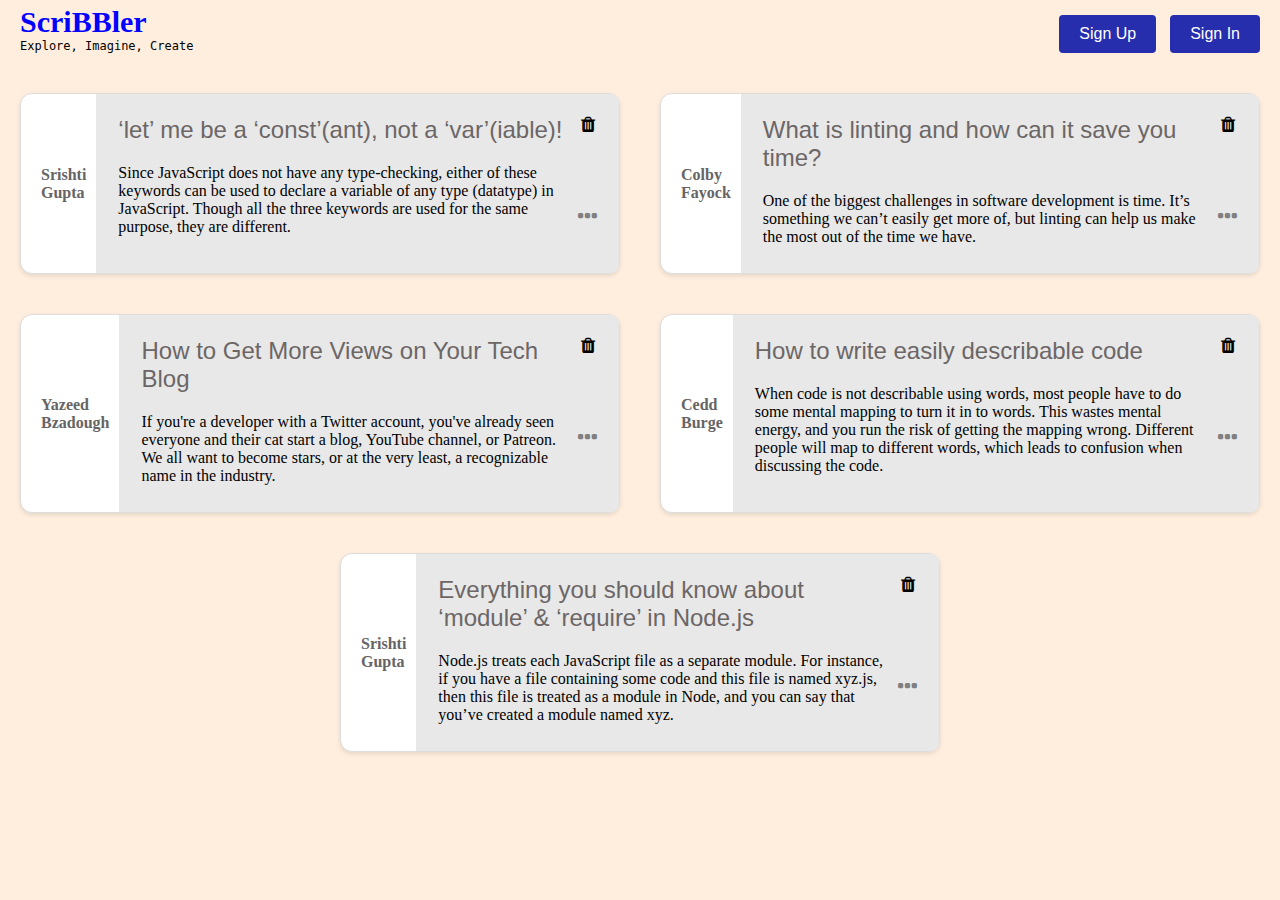
<file: html/postslist.html>
<!DOCTYPE html>
<html>

<head>
    <!-- TODO: Include Font Awesome file here -->
    <!-- TODO: Include Google Fonts file here -->
    <link rel="stylesheet" href="https://cdnjs.cloudflare.com/ajax/libs/font-awesome/4.7.0/css/font-awesome.min.css">
    <link rel="stylesheet" href="/css/postslist.css">
</head>

<body class="Main_Body">
    <!-- TODO: Include code for header here -->

   

    <!-- list of all posts starts here -->
    <header class="header">
        <div class="left-content">
            <div>
                <h1 class="logo">ScriBBler</h1>
                <p class="subheading">Explore, Imagine, Create</p>
            </div>
        </div>
        <div class="right-content">
            <div class="buttons">
                <button id="signUpButton">Sign Up</button>
                <button id="signInButton">Sign In</button>
            </div>
        </div>
    </header>
        <!-- Modal for Sign Up -->
        <div id="signUpModal" class="modal1">
            <div class="modal-content1">
                <span class="close-modal" id="closeSignUpModal">&times;</span>
                <h2 class="modal-title">Get Started</h2>
                <hr>
                <div class="input-container">
                    <label for="name">Name:</label>
                    <input type="text" id="name" placeholder="Enter your name">
                </div>
                <div class="input-container">
                    <label for="username">Username:</label>
                    <input type="text" id="username" placeholder="Enter your username">
                </div>
                <div class="input-container">
                    <label for="password">Password:</label>
                    <input type="password" id="password" placeholder="Enter your password">
                </div>
                <div class="input-container">
                    <label for="confirmPassword">Confirm Password:</label>
                    <input type="password" id="confirmPassword" placeholder="Re-enter your password">
                </div>
                <div class="error-message" id="signupErrorMessage"></div>
                <button id="signUpButtonModal" class="modal-button">Sign Up</button>
            </div>
        </div>
        <!-- Modal for Sign In -->
        <div id="signInModal" class="modal1">
            <div class="modal-content1">
                <span class="close-modal" id="closeSignInModal">&times;</span>
                <h2 class="modal-title">Welcome Back!</h2>
                <hr>
                <div class="input-container">
                    <label for="signInUsername">Username:</label>
                    <input type="text" id="signInUsername" placeholder="Enter your username">
                </div>
                <div class="input-container">
                    <label for="signInPassword">Password:</label>
                    <input type="password" id="signInPassword" placeholder="Enter your password">
                </div>
                <div class="error-message" id="signInErrorMessage"></div>
                <button id="signInButtonModal" class="modal-button">Sign In</button>
                <div class="not-a-member">
                    <span>Not a member?</span>
                    <a href="#" id="showSignUpModal">Sign Up</a>
                </div>
            </div>
        </div>

    <div class="post-container">
        <!-- Post 1 -->
        <div class="post-pair">
            <div class="post-card" onmouseover="showShadow(this)" onmouseout="hideShadow(this)">
                <div class="post-header">
                    <p class="post-author">Srishti Gupta</p>
                </div>
                <div class="para-containerp">
                    <div>
                        <h2 class="post-title">‘let’ me be a ‘const’(ant), not a ‘var’(iable)!</h2>
                        <p class="post-text">Since JavaScript does not have any type-checking, either of these keywords can
                            be used to declare a variable of any type (datatype) in JavaScript. Though all the three keywords
                            are used for the same purpose, they are different.</p>
                    </div>
                    <div>
                        <span class="post-icons">
                            <i style="font-size: 18px;margin-bottom: 70px;" class="fa fa-trash" onclick="showDeleteModal()"></i>
                            <a href="post.html" style="text-decoration-line: none; color: grey;"> <i style="font-size: 24px"
                                    class="fa">&#xf141;</i></a>
                        </span>
                    </div>
                </div>
            </div>
            <!--post2-->
            <div class="post-card" onmouseover="showShadow(this)" onmouseout="hideShadow(this)">
                <div class="post-header">
                    <p class="post-author">Colby Fayock</p>
                </div>
                <div class="para-containerp">
                    <div>
                        <h2 class="post-title">What is linting and how can it save you time?</h2>
                        <p class="post-text">One of the biggest challenges in software development is time. It’s
                            something we can’t easily get more of, but linting can help us make the most out of the time we
                            have.</p>
                    </div>
                    <div>
                        <span class="post-icons">
                            <i style="font-size: 18px;margin-bottom: 70px;" class="fa fa-trash" onclick="showDeleteModal()"></i>
                            <a href="post.html" style="text-decoration-line: none; color: grey;"> <i style="font-size: 24px"
                                    class="fa">&#xf141;</i></a>
                        </span>
                    </div>
                </div>

            </div>
        </div>
        <!--post3-->
        <div class="post-pair">
            <div class="post-card" onmouseover="showShadow(this)" onmouseout="hideShadow(this)">
                <div class="post-header">
                    <p class="post-author">Yazeed Bzadough</p>
                </div>
                <div class="para-containerp">
                    <div>
                        <h2 class="post-title">How to Get More Views on Your Tech Blog</h2>
                        <p class="post-text">If you're a developer with a Twitter account, you've already seen everyone
                            and their cat start a blog, YouTube channel, or Patreon. We all want to become stars, or at the
                            very least, a recognizable name in the industry.</p>
                    </div>
                    <div>
                        <span class="post-icons">
                            <i style="font-size: 18px;margin-bottom: 70px;" class="fa fa-trash" onclick="showDeleteModal()"></i>
                            <a href="post.html" style="text-decoration-line: none; color: grey;"> <i style="font-size: 24px"
                                    class="fa">&#xf141;</i></a>
                        </span>
                    </div>
                </div>

            </div>
            <!--post4-->
            <div class="post-card" onmouseover="showShadow(this)" onmouseout="hideShadow(this)">
                <div class="post-header">
                    <p class="post-author">Cedd Burge</p>
                </div>
                <div class="para-containerp">
                    <div>
                        <h2 class="post-title">How to write easily describable code</h2>
                        <p class="post-text">When code is not describable using words, most people have to do some mental
                            mapping to turn it in to words. This wastes mental energy, and you run the risk of getting the
                            mapping wrong. Different people will map to different words, which leads to confusion when
                            discussing the code.</p>
                    </div>
                    <div>
                        <span class="post-icons">
                            <i style="font-size: 18px;margin-bottom: 70px;" class="fa fa-trash" onclick="showDeleteModal()"></i>
                            <a href="post.html" style="text-decoration-line: none; color: grey;"> <i style="font-size: 24px"
                                    class="fa">&#xf141;</i></a>
                        </span>
                    </div>
                </div>
            </div>
        </div>
        <!--post5-->
        <div class="post-card5">
            <div class="post-card " onmouseover="showShadow(this)" onmouseout="hideShadow(this)">
                <div class="post-header">
                    <p class="post-author">Srishti Gupta</p>
                </div>
                <div class="para-containerp">
                    <div>
                        <h2 class="post-title">Everything you should know about ‘module’ & ‘require’ in Node.js</h2>
                        <p class="post-text">Node.js treats each JavaScript file as a separate module. For instance, if
                            you have a file containing some code and this file is named xyz.js, then this file is treated
                            as a module in Node, and you can say that you’ve created a module named xyz.</p>
                    </div>
                    <div>
                        <span class="post-icons">
                            <i style="font-size: 18px;margin-bottom: 80px;" class="fa fa-trash" onclick="showDeleteModal()"></i>
                            <a href="post.html" style="text-decoration-line: none; color: grey;"> <i style="font-size: 24px"
                                    class="fa">&#xf141;</i></a>
                        </span>
                    </div>
                </div>
            </div>
        </div>

    </div>

    <!-- Delete Post Modal -->
    <div id="deleteModal" class="modal">
        <div class="modal-content">
            <p>Are you sure you want to delete this post?</p>
            <button class="modal-yes-button" onclick="deletePost()">Yes</button>
            <button class="modal-no-button" onclick="closeDeleteModal()">No</button>
        </div>
    </div>

    <!-- JavaScript code for hover effect and modal functionality -->
    <script src="/js/postslist.js"></script>
</body>

</html>
</file>
<file: css/postslist.css>
.Main_Body{
    background-color: #ffeedd;
    background-size: cover;
    background-position: center center;
    height: 100vh;
    width: 100vw;
    margin: 0; 
    padding: 0; 
    overflow: hidden; 
}
/*header*/
body, h1, h2, p, button {
    margin: 0;
    padding: 0;
}
/* Style the header section */
.header {
  
    color: #fff;
    display: flex;
    justify-content: space-between; 
    align-items: center;
    padding: 20px;
    padding-top: 5px;
}
.left-content {
    display: flex;
    flex-direction: column;
    align-items: flex-start;
}
.logo {
    font-family: 'Montez', cursive; 
    font-size: 30px; 
    font-weight: bold; 
    margin-bottom: 10px; 
    color: blue;
}
.subheading {
    margin-top: -10px;
    font-family: 'Ubuntu Mono', monospace; 
    font-size: 12px; 
    color: black;
}
.right-content {
    text-align: right; 
}
.buttons {
    margin-top: 10px;
}
button {
    background-color:#272eae;
    color: #fff;
    border: none;
    border-radius: 4px;
    padding: 10px 20px;
    cursor: pointer;
    font-size: 16px;
    margin-left: 10px;
}
button:hover {
    background-color: #272eae;
}

/*singup*/

.modal1 {
    display: none;
    position: fixed;
    z-index: 1;
    left: 0;
    top: 0;
    width: 100%;
    height: 100%;
    overflow: auto;
    background-color: rgba(0, 0, 0, 0.7);
}
.modal-content1 {
    background-color: #fefefe;
    margin: 10% auto;
    padding: 20px;
    border: 1px solid #888;
    width: 40%;
    max-width: 400px;
    position: relative;
}
.close-modal {
    position: absolute;
    top: 0;
    right: 0;
    padding: 10px;
    cursor: pointer;
}
.modal-title {
    font-size: 24px;
    text-align: left;
    margin-bottom: 20px;
}
.input-container {
    display: flex;
    flex-direction: column;
    align-items: center;
    margin-bottom: 10px;
}
label {
    text-align: left; 
    margin-bottom: 5px;
    width: 100%; 
}
input[type="text"],
input[type="password"] {
    width: 100%;
    padding: 10px;
    border: 1px solid #ccc;
    border-radius: 4px;
}
.modal-button {
    background-color: #2ecc71;
    color: #fff;
    border: none;
    border-radius: 4px;
    padding: 10px 20px;
    cursor: pointer;
    width: 100%;
    margin-left: -5px;
 
}
.error-message {
    color: red;
    font-size: 14px;
    text-align: center;
    margin-top: 10px;
}

/*  Sign In modal */
#signInModal {
    display: none;
    position: fixed;
    z-index: 1;
    left: 0;
    top: 0;
    width: 100%;
    height: 100%;
    overflow: auto;
    background-color: rgba(0, 0, 0, 0.7);
}
#signInModal .modal-content1 {
    background-color: #fefefe;
    margin: 15% auto;
    padding: 20px;
    border: 1px solid #888;
    width: 60%;
    max-width: 400px;
    position: relative;
}
#signInModal .modal-title {
    font-size: 20px;
    margin-bottom: 20px;
}


/* styling for post cards */
.post-container {
    display: flex;
    flex-wrap: wrap;
    justify-content: space-between;
    margin: 20px;
}

.post-card {
    background-color: #fff;
    border: 1px solid #ddd;
    box-shadow: 0px 2px 4px rgba(0, 0, 0, 0.1);
    border-radius: 12px;
    padding: 20px;
    width: 45%; 
    margin-bottom: 20px;
    position: relative;
    display: flex;
 
}

.post-author {
    font-weight: bold;
    color: rgb(102, 100, 100);
    
}
.post-title{
 color: rgb(108, 102, 102);
 margin-bottom: 20px;
 font-family:sans-serif;
 font-weight: 100;
 
}
.post-header{
    display: flex;
    flex-direction: column;
    justify-content: center;
}

.post-icons i {
    display: flex;
    justify-content: center;
    cursor: pointer;
    margin-left: 10px;

}
.post-text{
    margin-bottom: 5px;
}
.para-containerp{
    background-color:rgb(232,232,232);
    margin-top: -20px;
    margin-bottom: -20px;
    margin-right: -20px;
    margin-left: 10px;
    padding: 22px;
    border-top-right-radius: 8px;
    border-bottom-right-radius: 8px;
    display: flex;

}


/* Shadow effect on hover */
.post-card:hover {
    box-shadow: 0px 6px 12px rgba(0, 0, 0, 0.1);
}

/* Styles for ellipsis icon */
.post-icons .fa-ellipsis-h:hover {
    cursor: pointer;
}

/* Modal styling */
.modal {
    display: none;
  
}


/* Styling for pairs of posts */
.post-pair {
    display: flex;
    justify-content: space-between;
    margin-bottom: 20px;
}

/* Responsive layout for smaller screens */
@media (max-width: 768px) {
    .post-pair {
        flex-direction: column;
        align-items: center;
    }

    .post-card {
        width: 100%; 
    }
}
.post-card5{
    display: flex;
    justify-content: center;
}
/* Modal styling */
.modal {
    display: none;
    position: fixed;
    z-index: 1;
    left: 0;
    top: 0;
    width: 100%;
    height: 100%;
    background-color: rgba(0, 0, 0, 0.5);
    justify-content: center;
    align-items: center;
}

.modal-content {
    margin-left: 600px;
    margin-top: 300px;
    width: 200px;
    height: 100px;
    background-color: #fff;
    border-radius: 8px;
    padding: 20px;
    text-align: center;
    box-shadow: 0px 2px 4px rgba(0, 0, 0, 0.2);
}

.modal p {
    font-size: 18px;
    margin-bottom: 20px;
}

.modal-yes-button,
.modal-no-button {
    background-color: #ff5555;
    color: #fff;
    border: none;
    border-radius: 4px;
    padding: 10px 20px;
    cursor: pointer;
    font-size: 16px;
    margin: 5px;
}

.modal-yes-button:hover,
.modal-no-button:hover {
    background-color: #ff0000;
}


.post-card.selected {
    background-color: #ffcccc; 
}





.post-card.selected {
    background-color: #ffcccc; 
}


.two-posts-row .post-card {
    width: 45%; 
}

/* Responsive layout for smaller screens, one post per row */
@media (max-width: 768px) {
    .post-pair {
        flex-direction: column;
        align-items: center;
    }

    .post-card {
        width: 100%; /* One post per row on smaller screens */
    }
}
</file>
